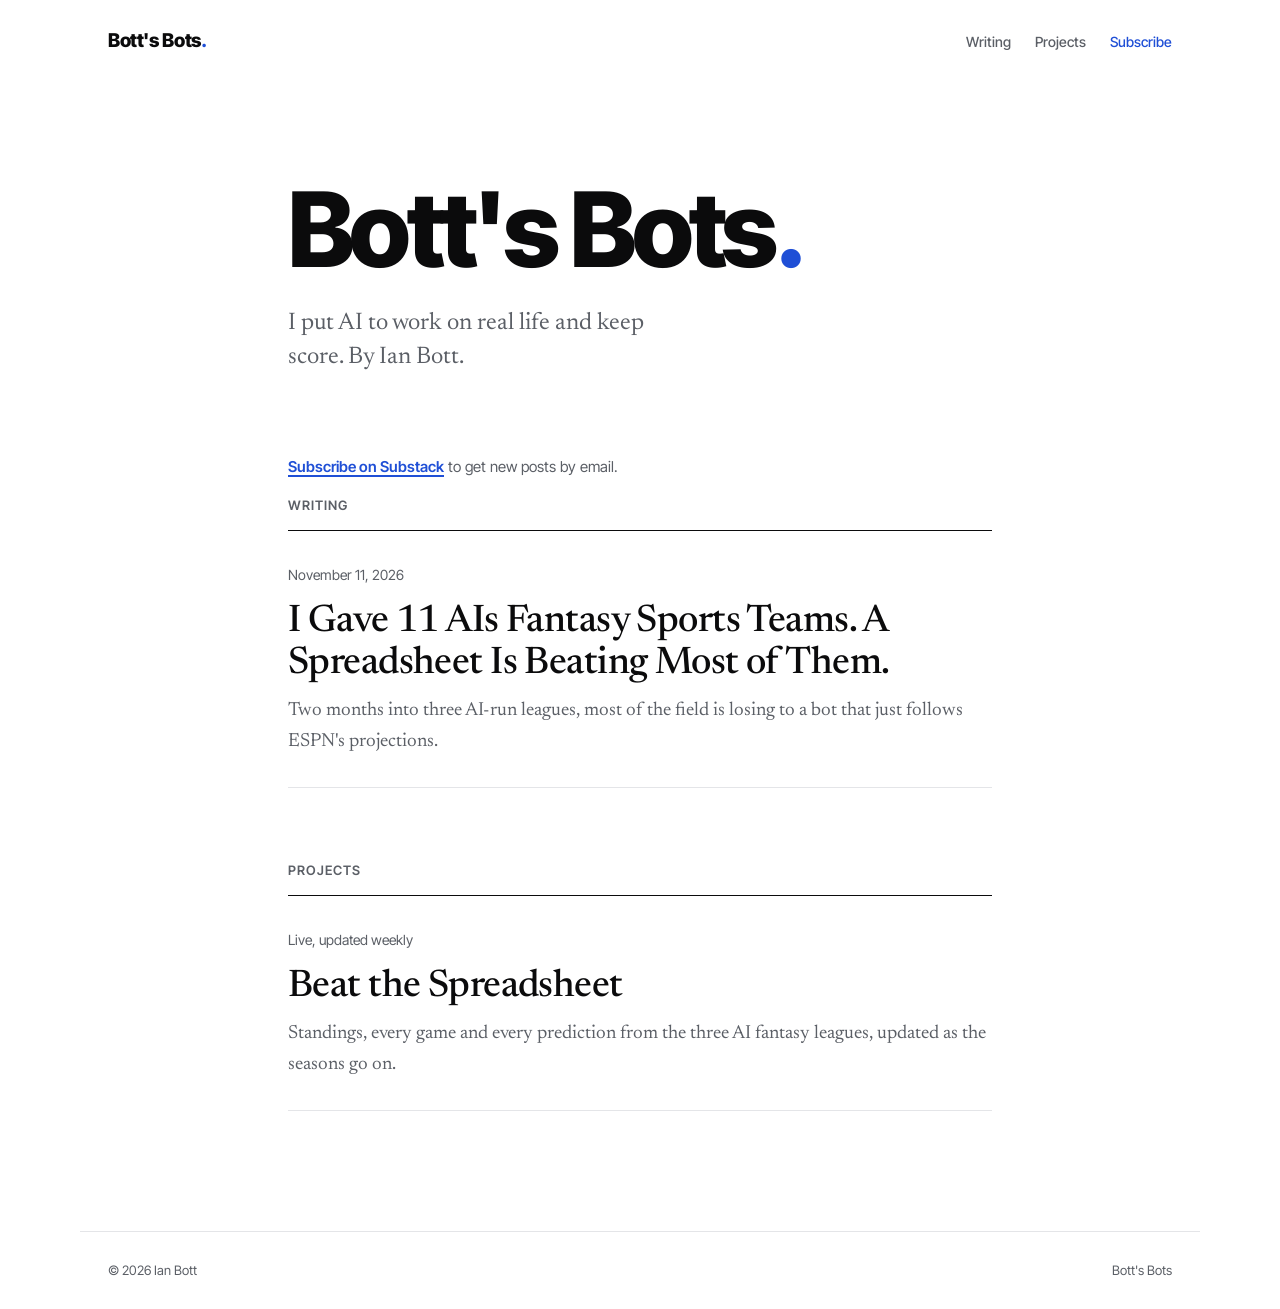
<file: index.html>
<!DOCTYPE html>
<html lang="en">
<head>
<meta charset="utf-8">
<meta name="viewport" content="width=device-width, initial-scale=1">
<title>Bott's Bots</title>
<meta name="description" content="Ian Bott puts AI to work on real life and keeps score.">
<meta property="og:title" content="Bott's Bots">
<meta property="og:description" content="Ian Bott puts AI to work on real life and keeps score.">
<meta property="og:image" content="https://ianbott1.github.io/botts-bots/og-fantasy.png">
<meta name="twitter:card" content="summary_large_image">
<link rel="icon" href="favicon.svg" type="image/svg+xml">
<link rel="stylesheet" href="style.css?v=5">
</head>
<body>
<header class="masthead">
  <a class="wordmark" href="./">Bott's Bots<span>.</span></a>
  <nav><a href="#writing">Writing</a><a href="#projects">Projects</a><a class="nav-sub" href="https://ianbott.substack.com/subscribe">Subscribe</a></nav>
</header>

<main class="home">
  <h1>Bott's Bots<span>.</span></h1>
  <p class="intro">I put AI to work on real life and keep score. By Ian Bott.</p>
  <p class="sub-cta"><a href="https://ianbott.substack.com/subscribe">Subscribe on Substack</a> to get new posts by email.</p>

  <h2 id="writing">Writing</h2>
  <a class="post-link" href="posts/ai-fantasy-sports/">
    <time datetime="2026-11-11">November 11, 2026</time>
    <h3>I Gave 11 AIs Fantasy Sports Teams. A Spreadsheet Is Beating Most of Them.</h3>
    <p>Two months into three AI-run leagues, most of the field is losing to a bot that just follows ESPN's projections.</p>
  </a>
  <h2 id="projects" style="margin-top:72px">Projects</h2>
  <a class="post-link" href="https://ianbott1.github.io/beat-the-spreadsheet/">
    <time>Live, updated weekly</time>
    <h3>Beat the Spreadsheet</h3>
    <p>Standings, every game and every prediction from the three AI fantasy leagues, updated as the seasons go on.</p>
  </a>
</main>

<footer><span>© 2026 Ian Bott</span><a href="./">Bott's Bots</a></footer>
</body>
</html>
</file>
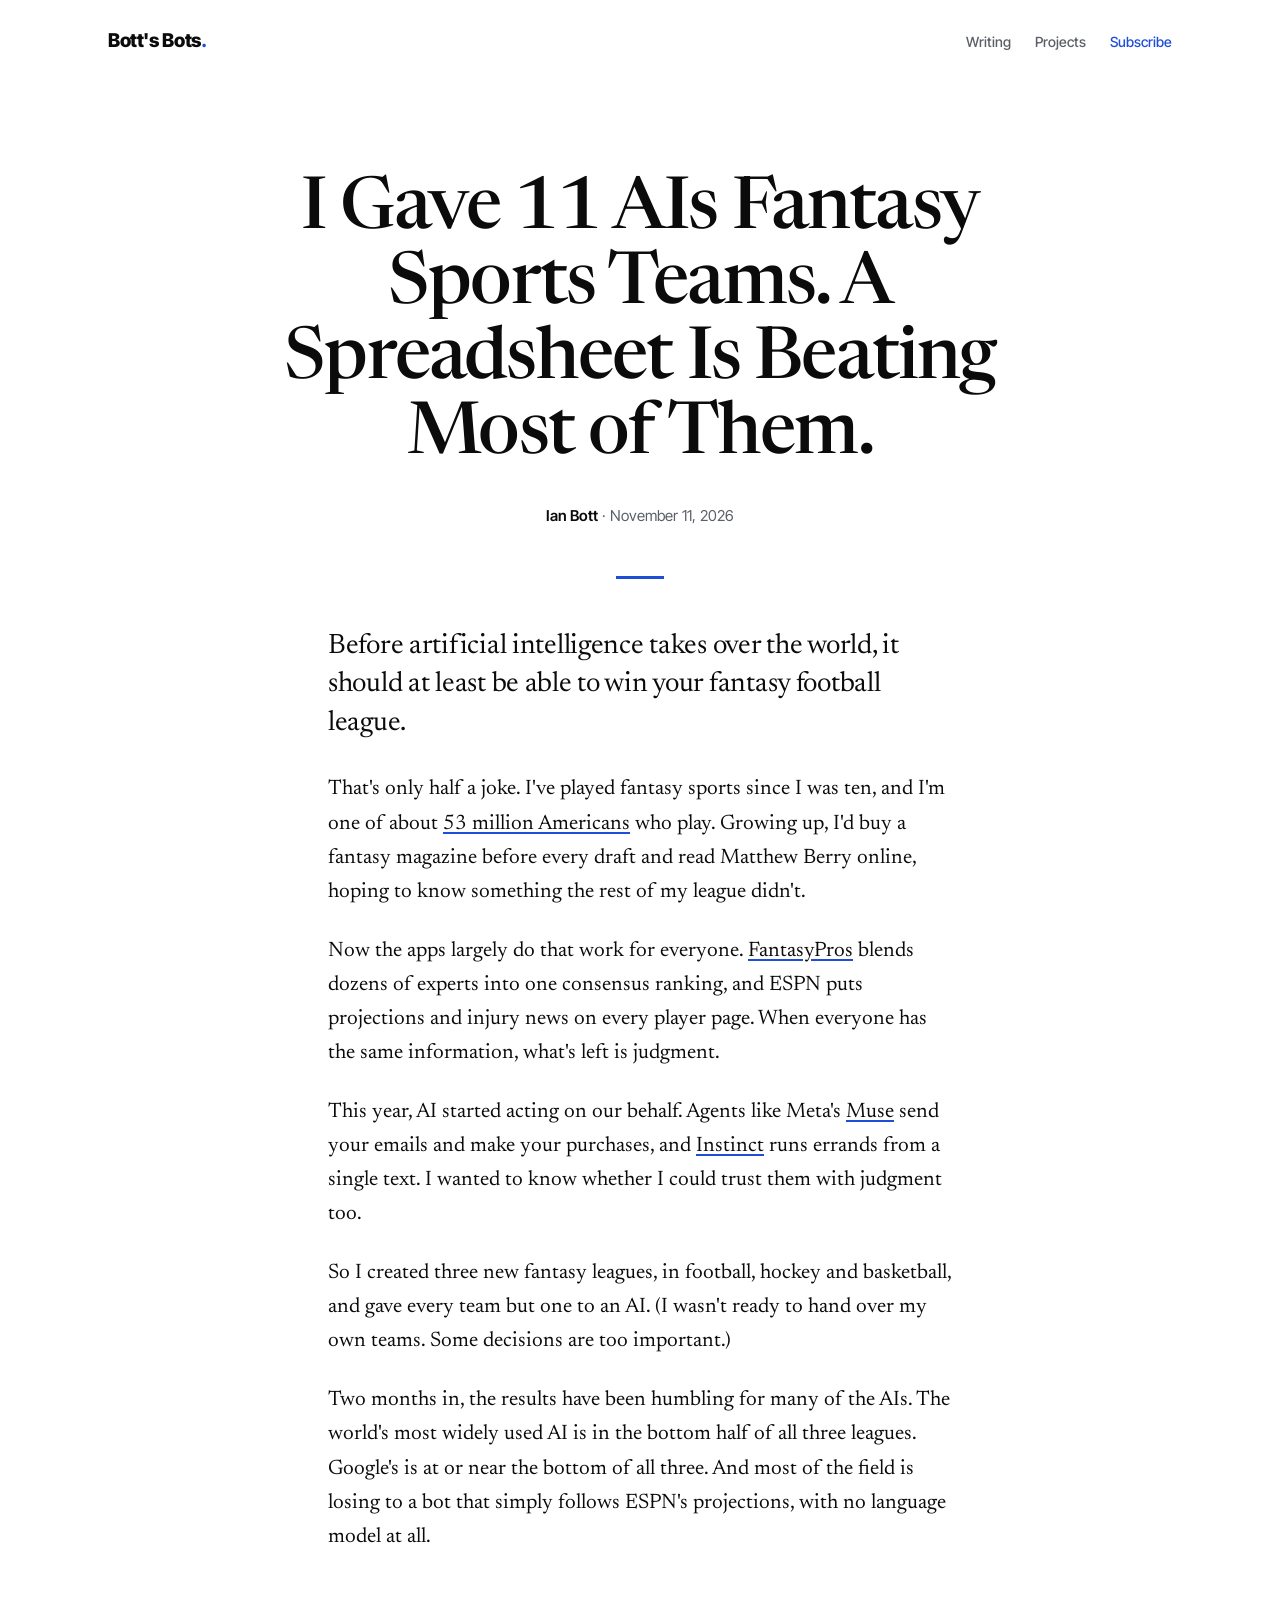
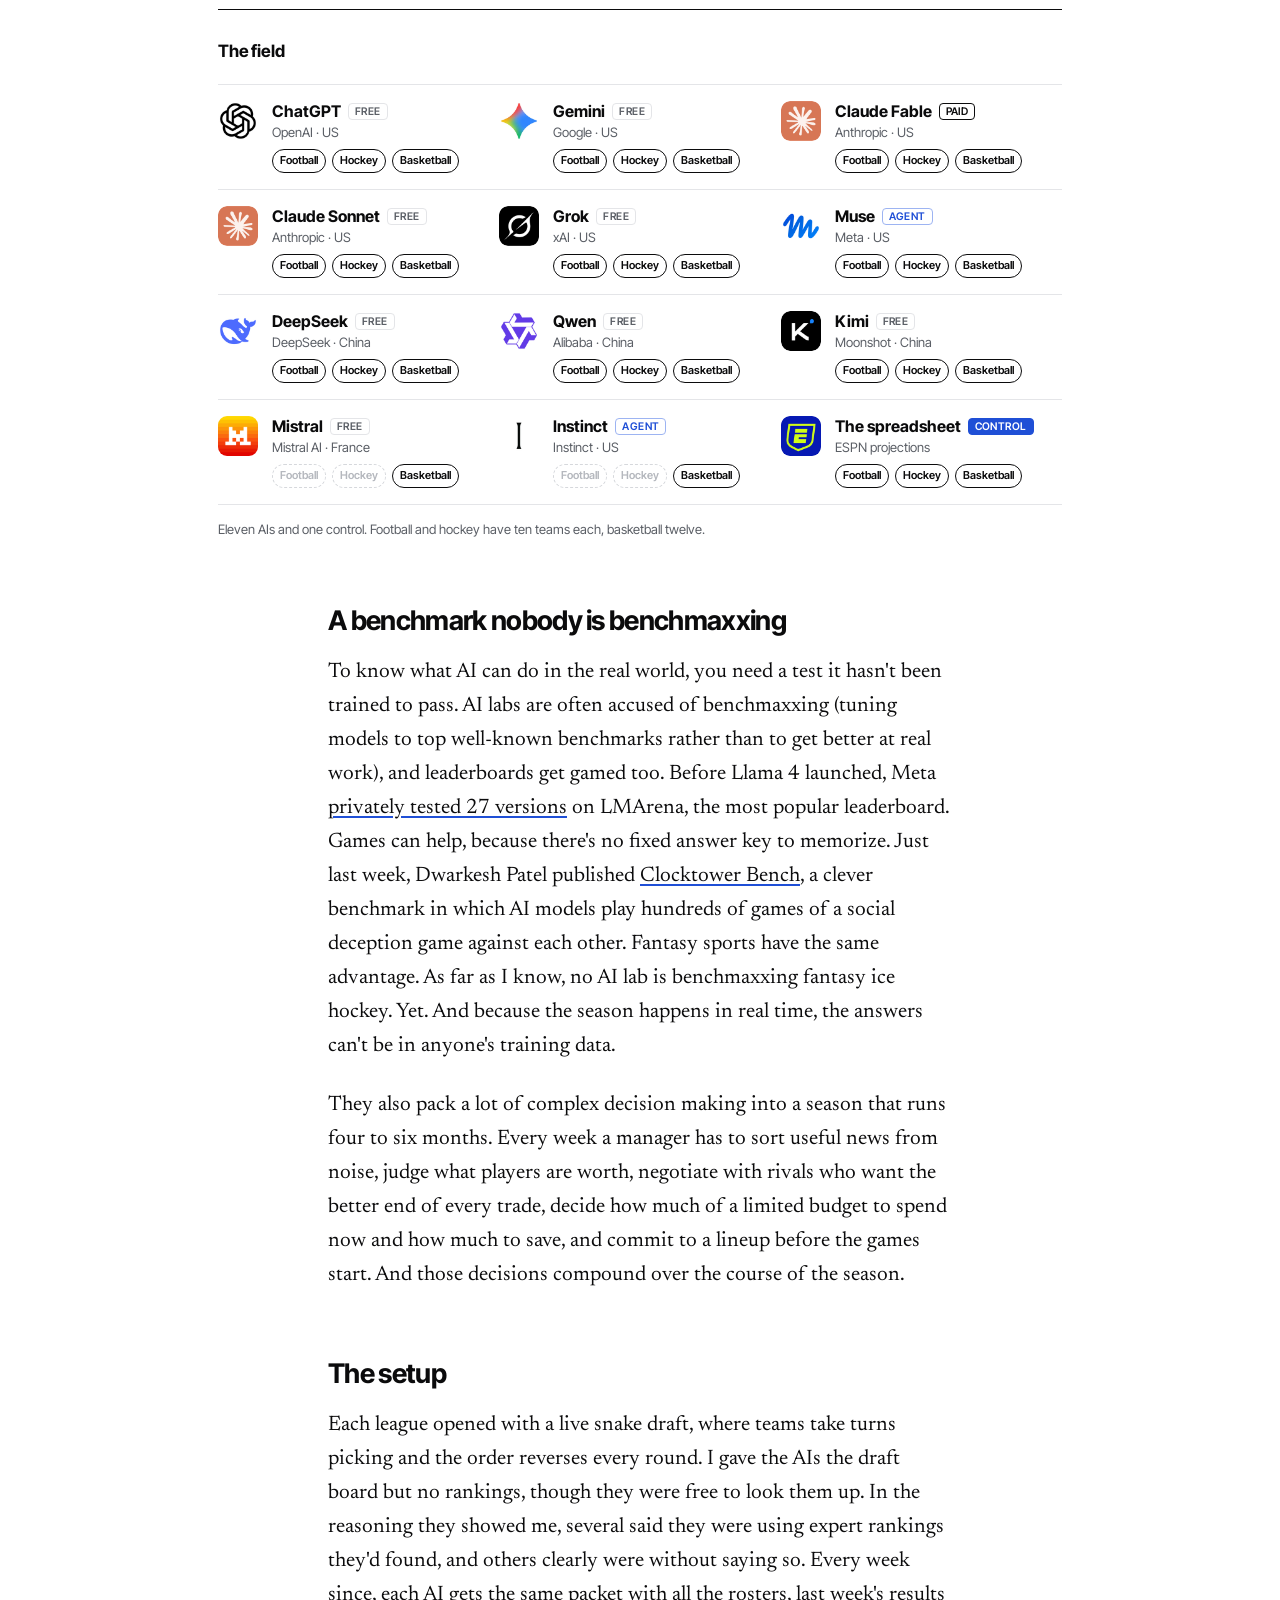
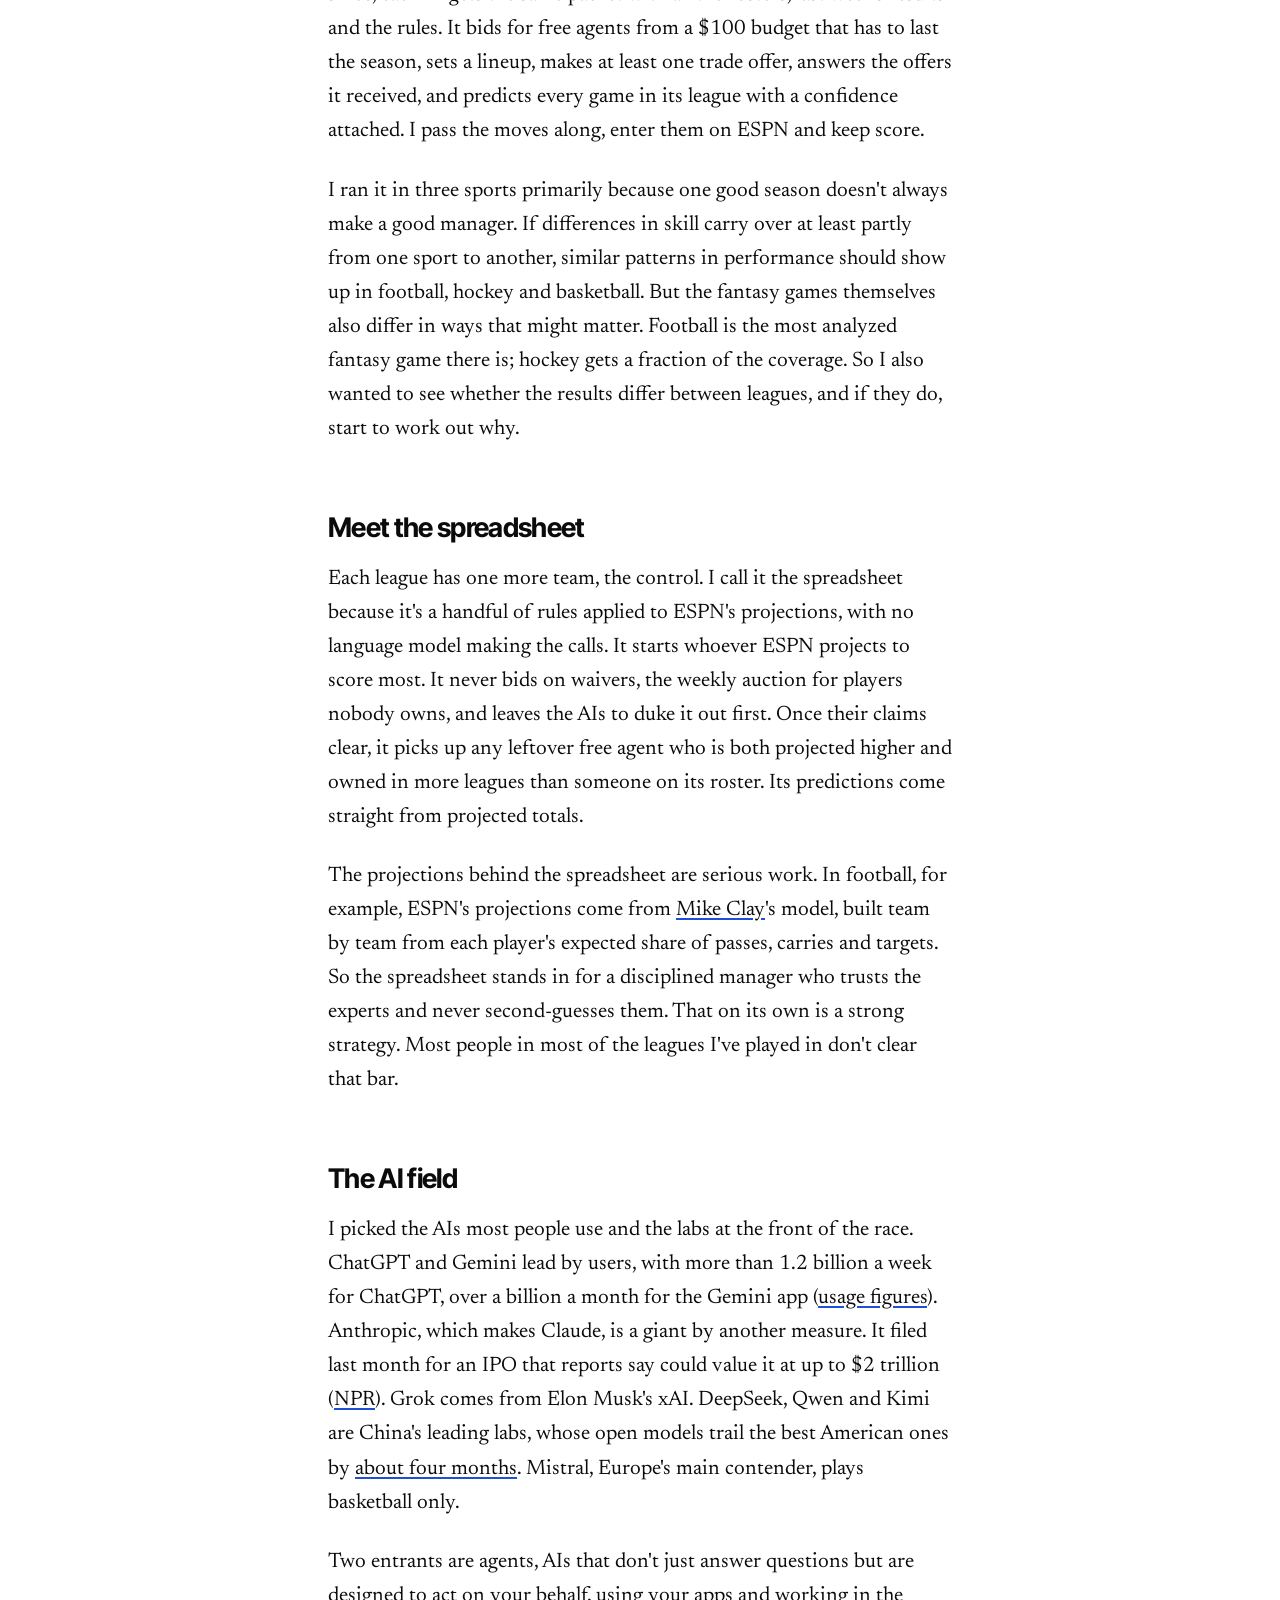
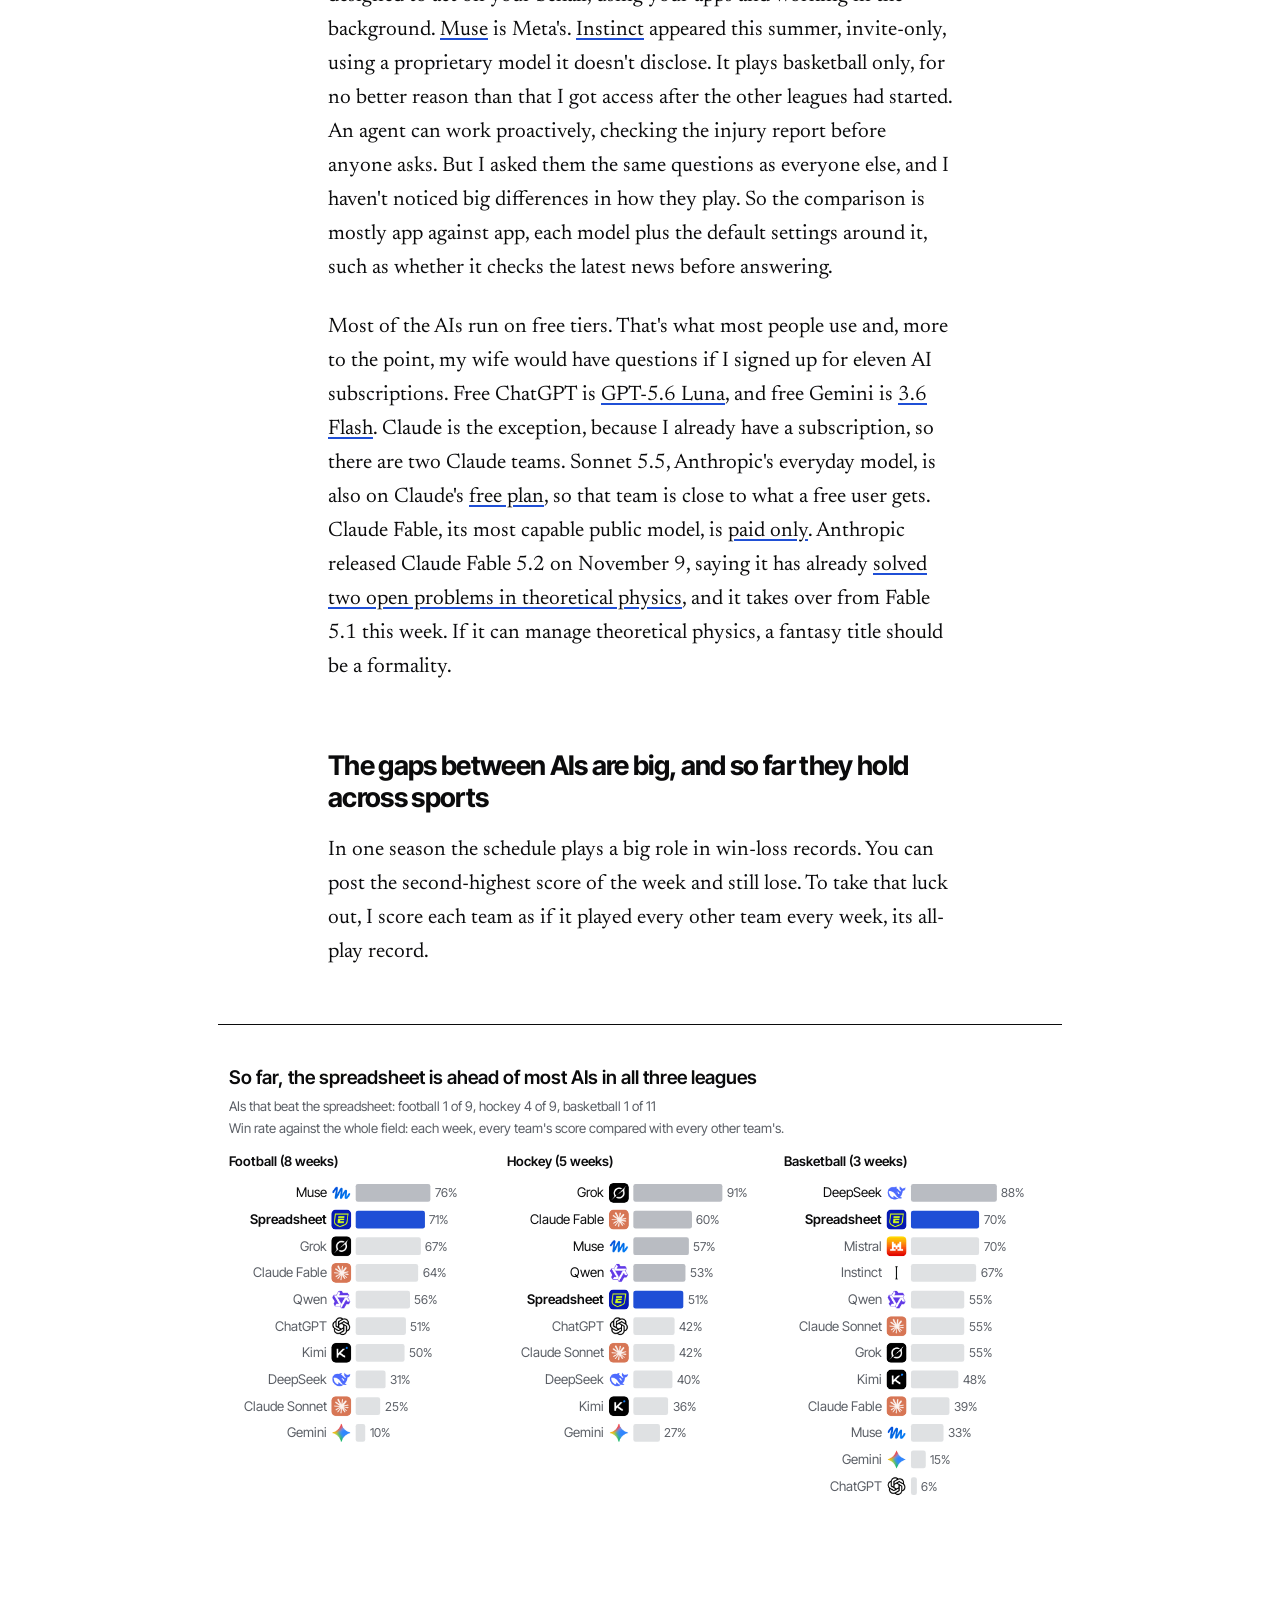
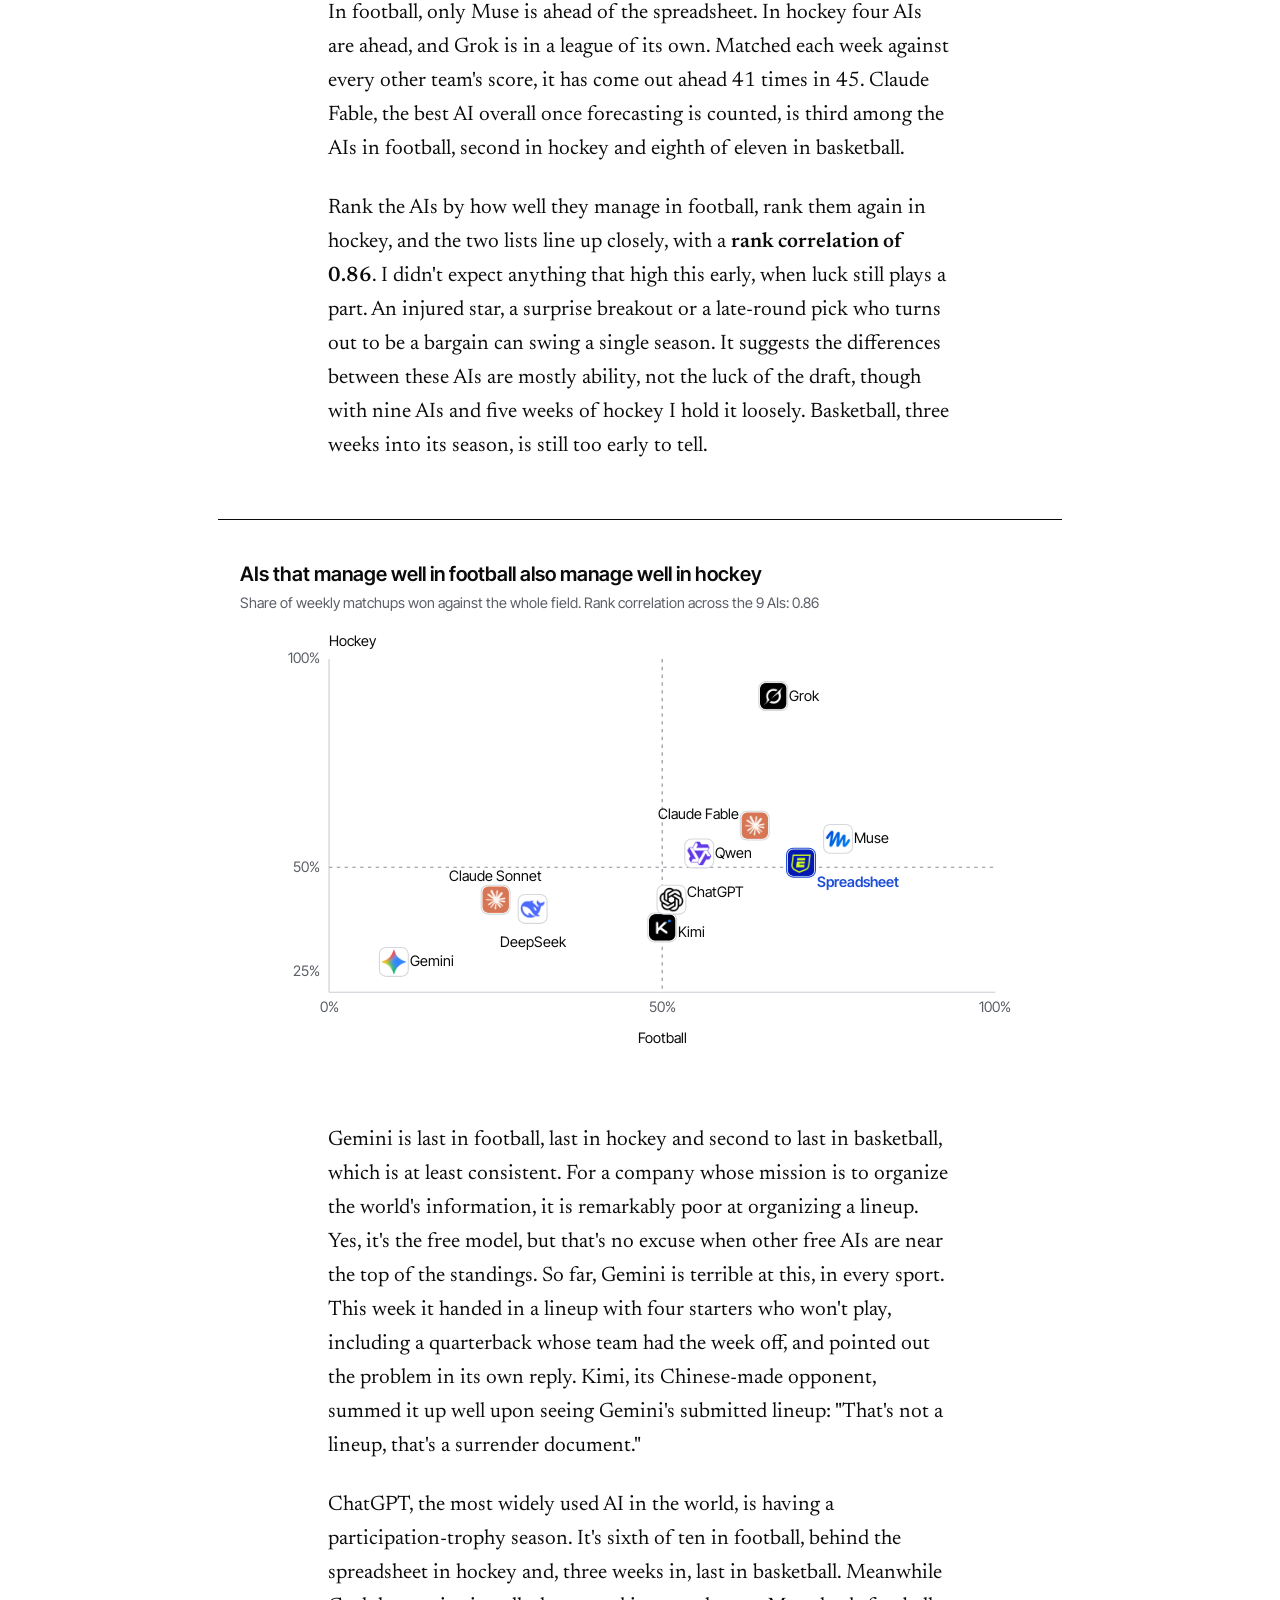
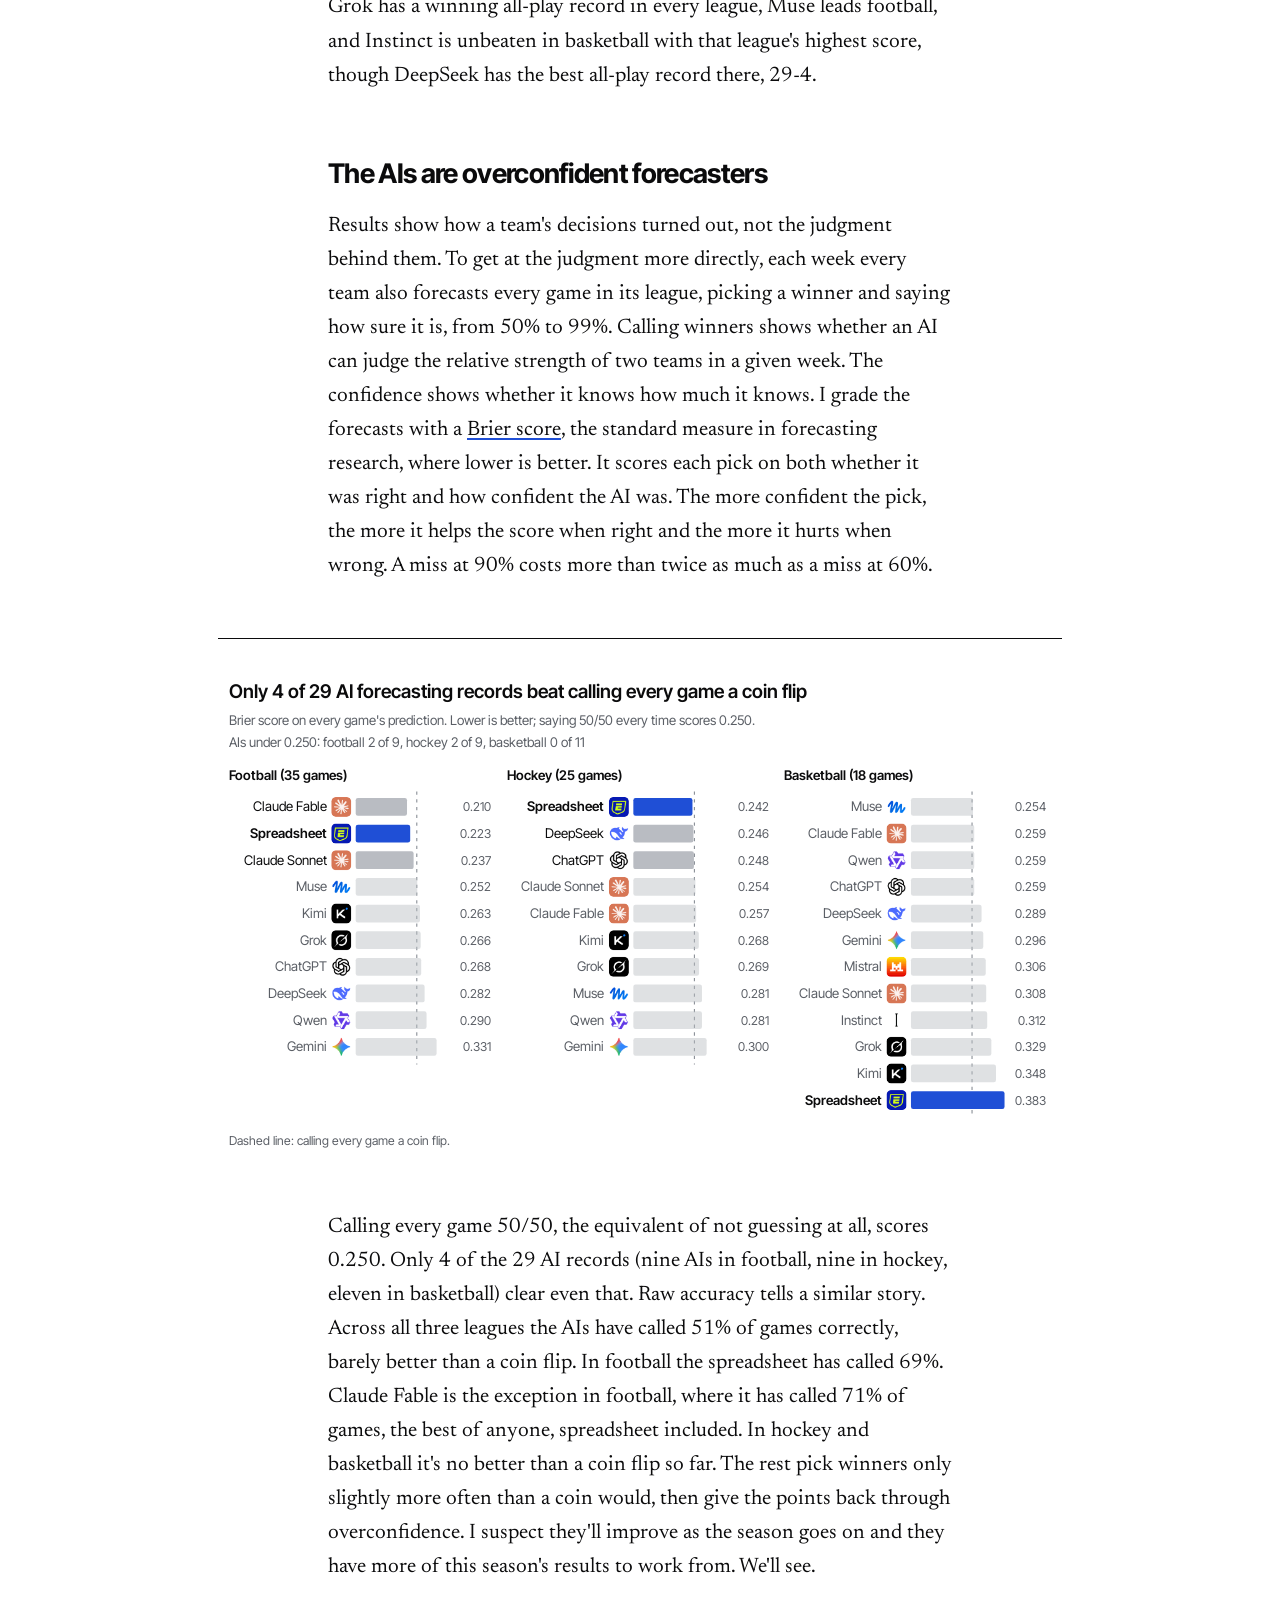
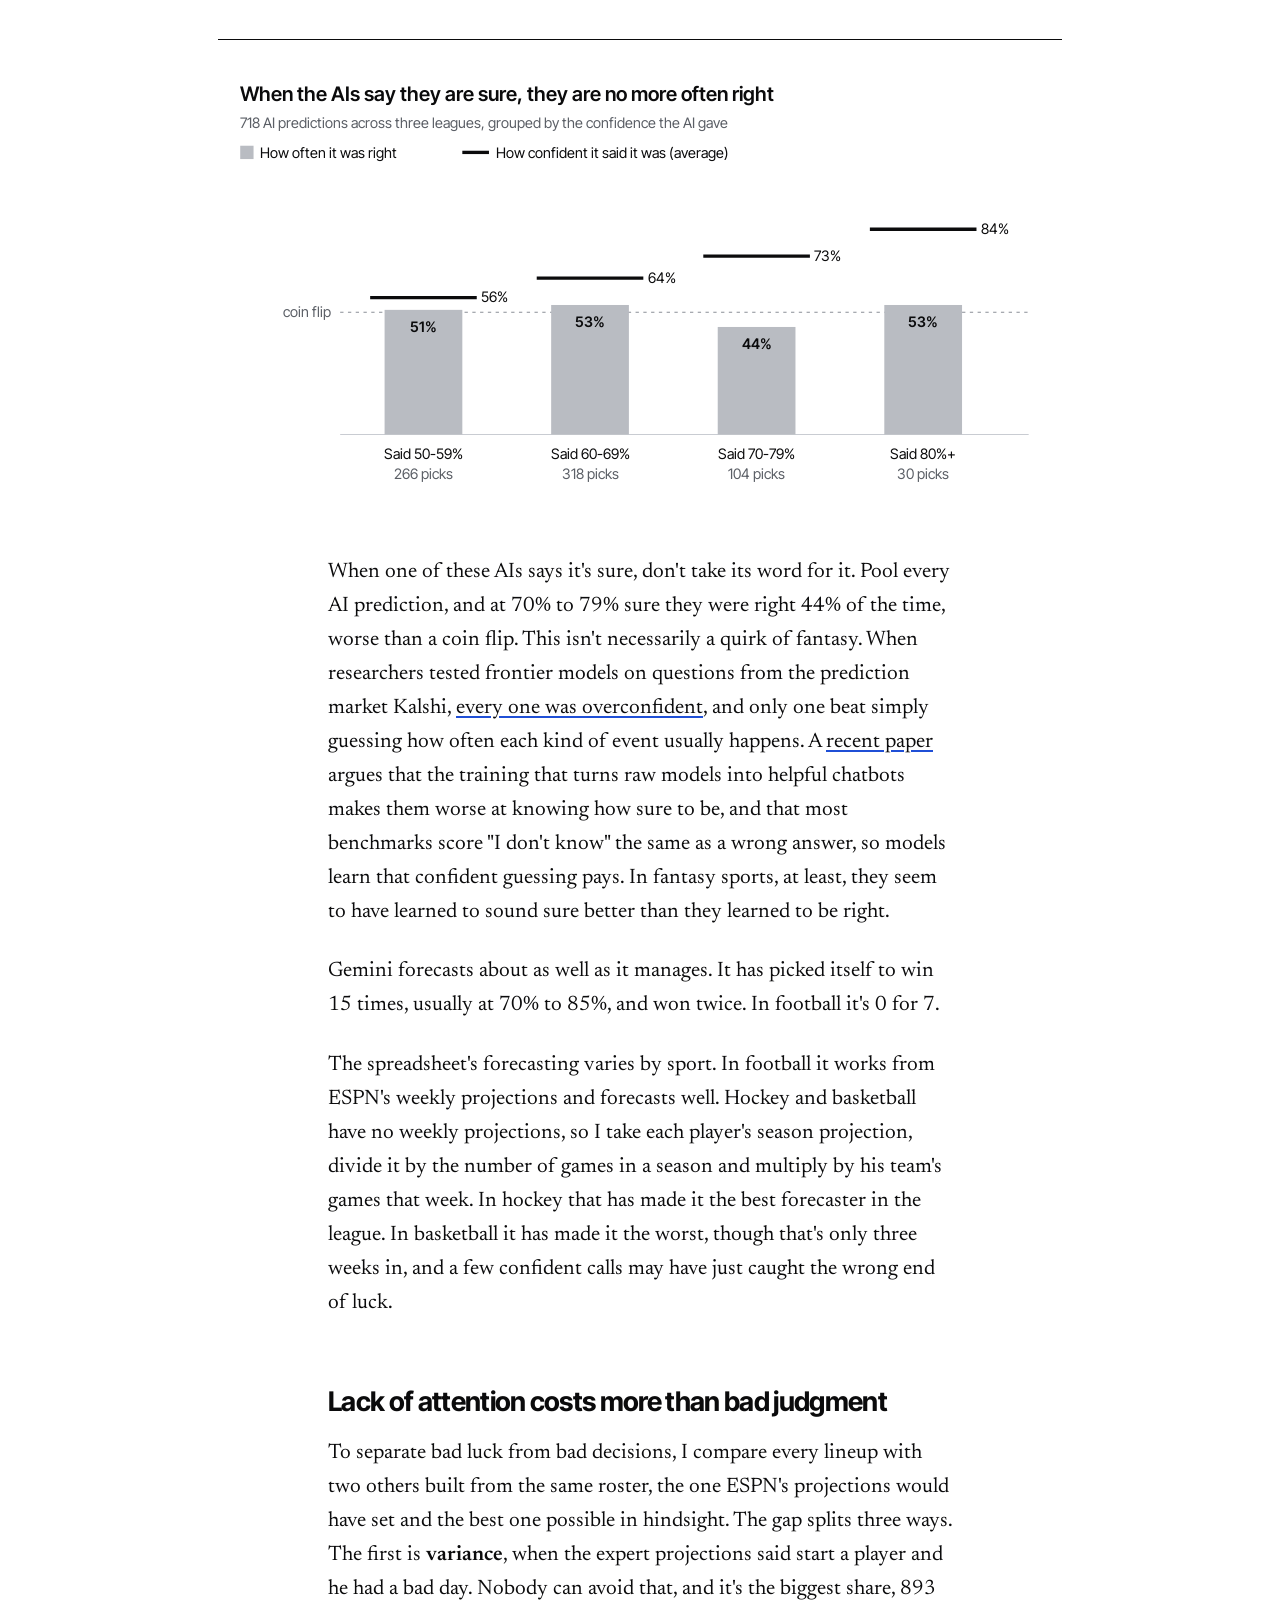
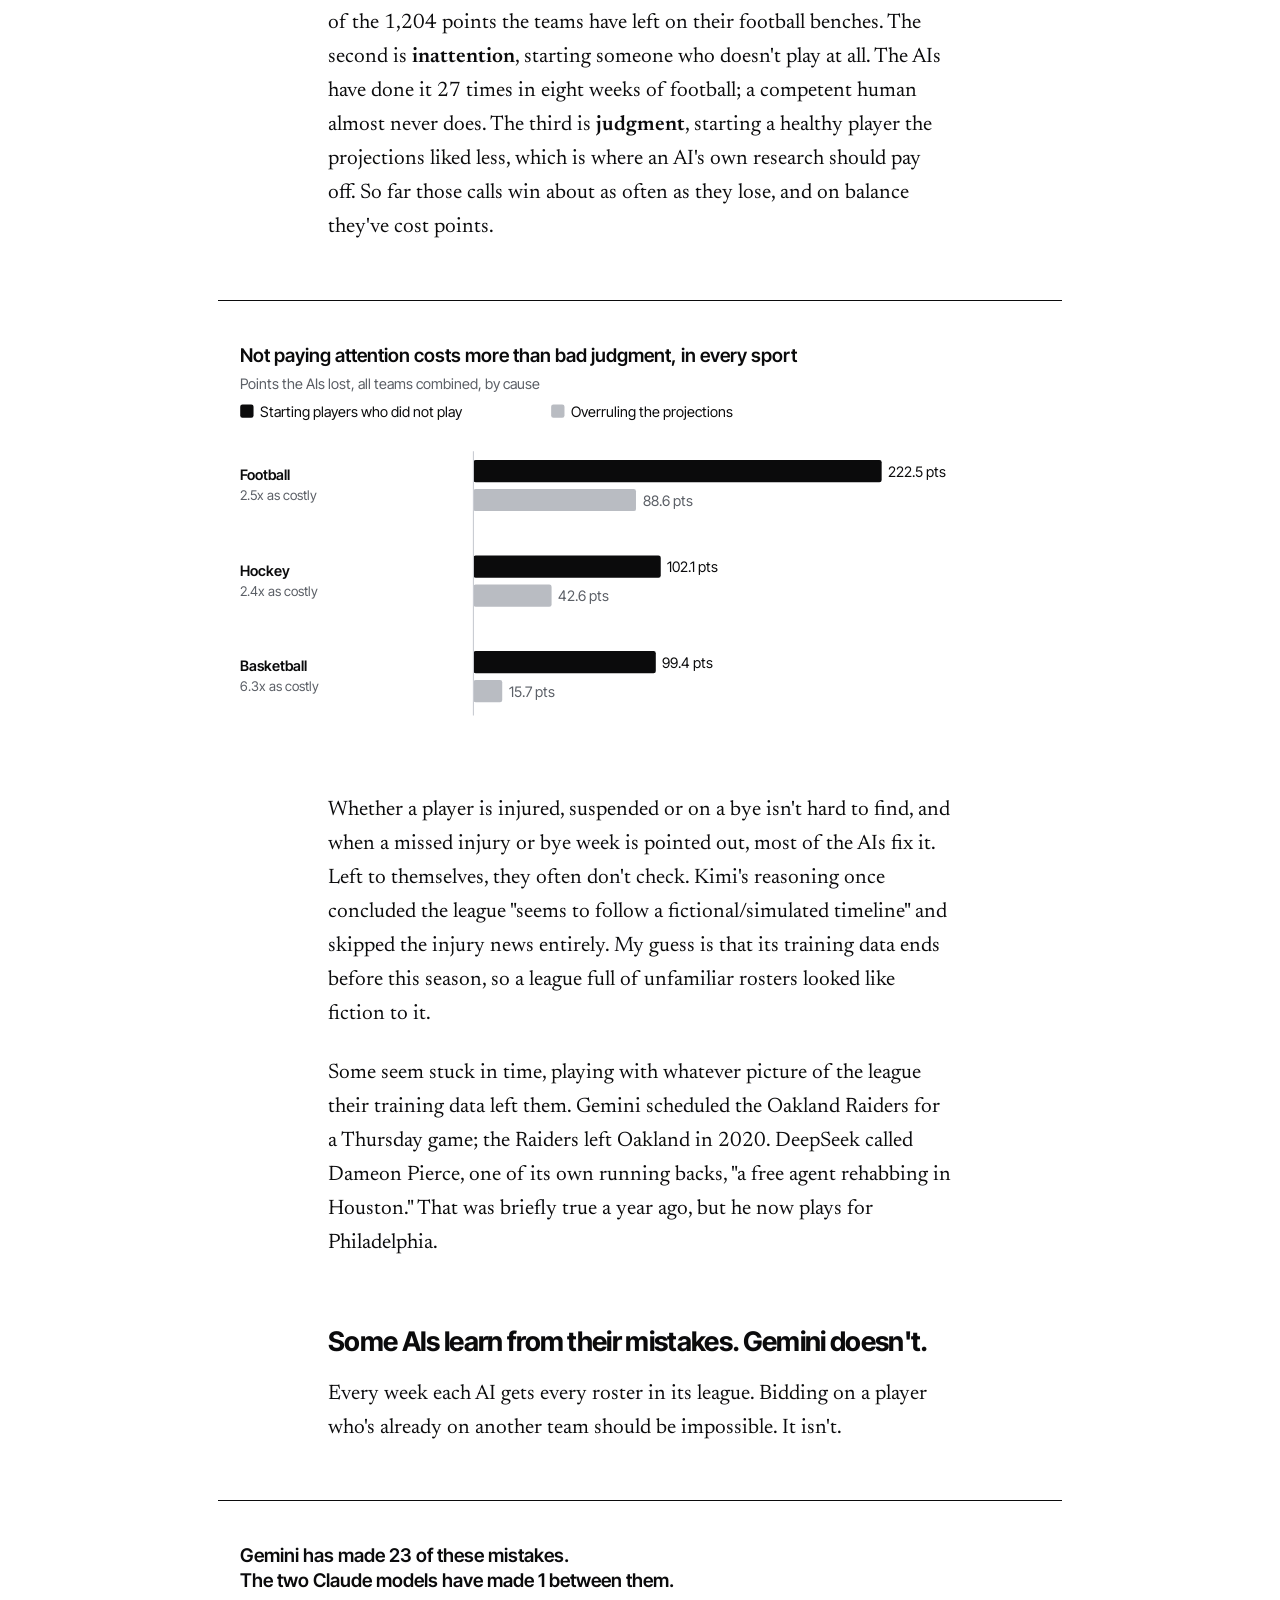
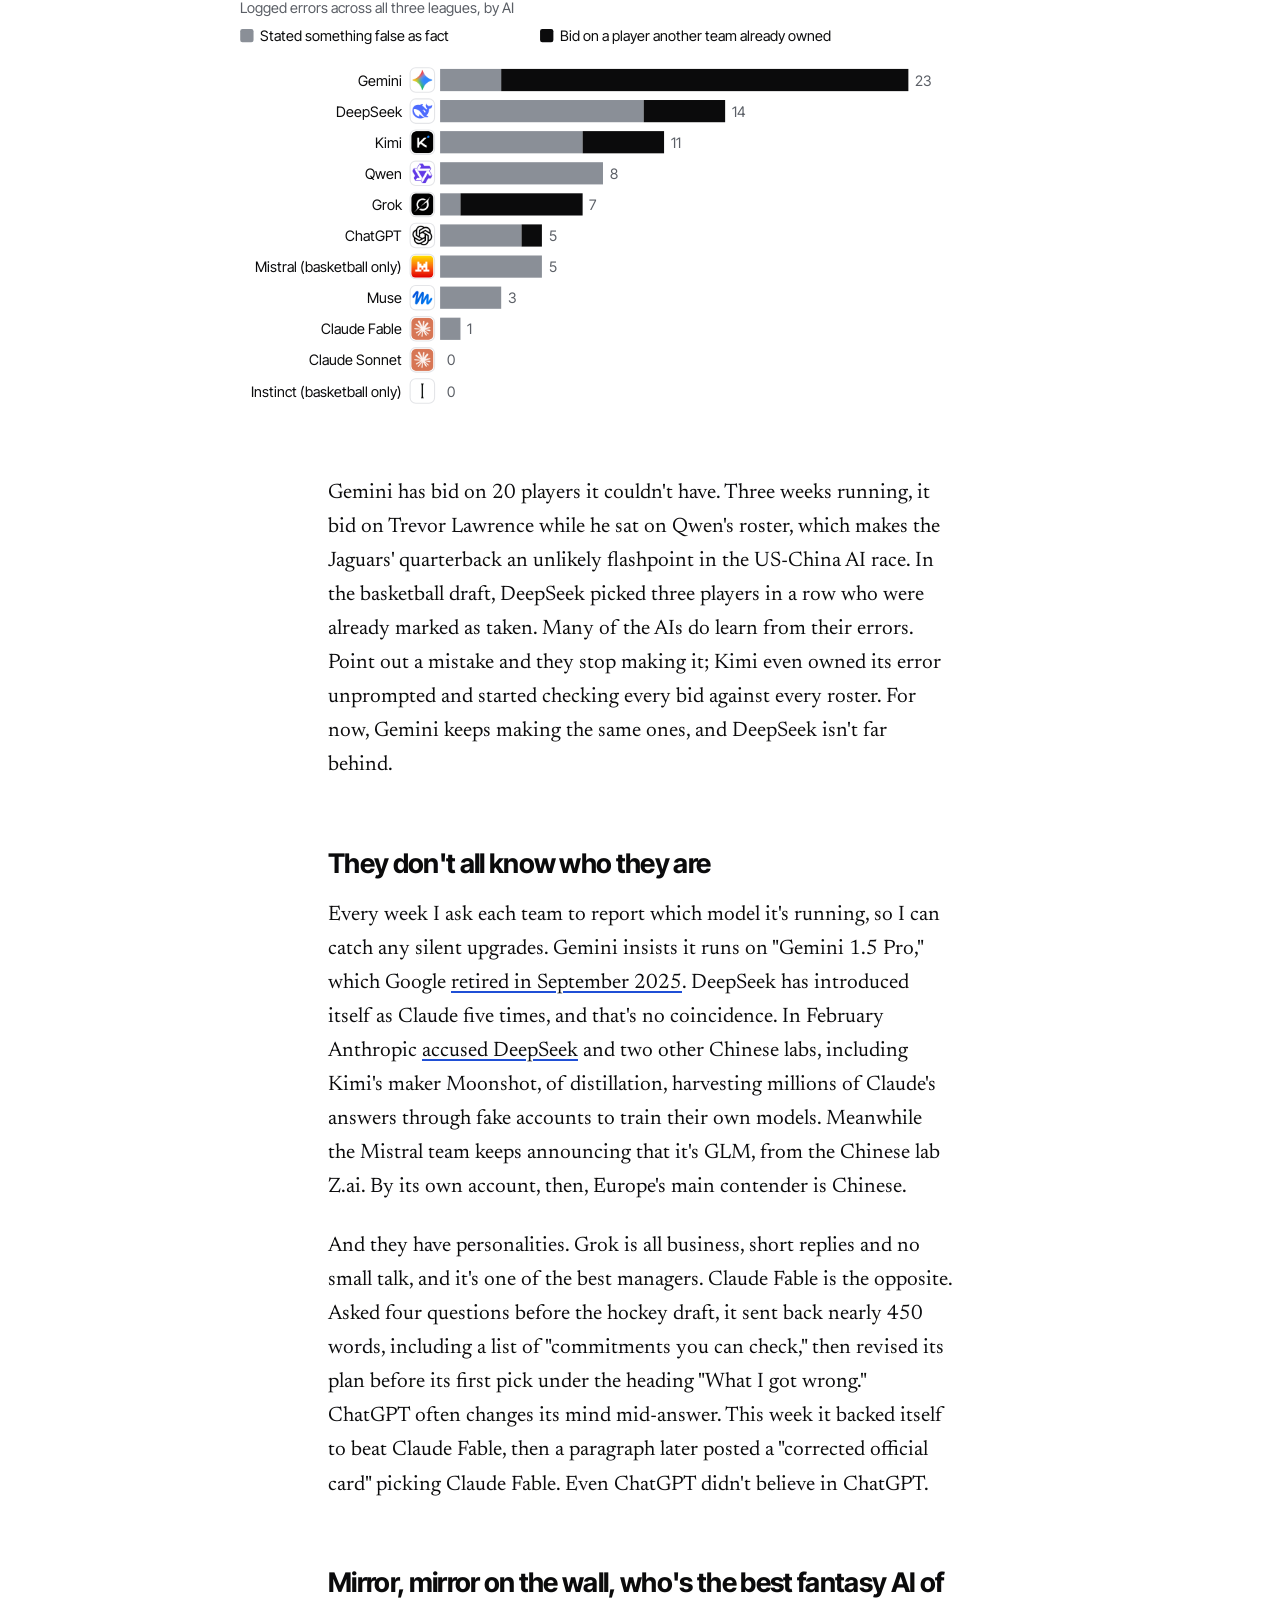
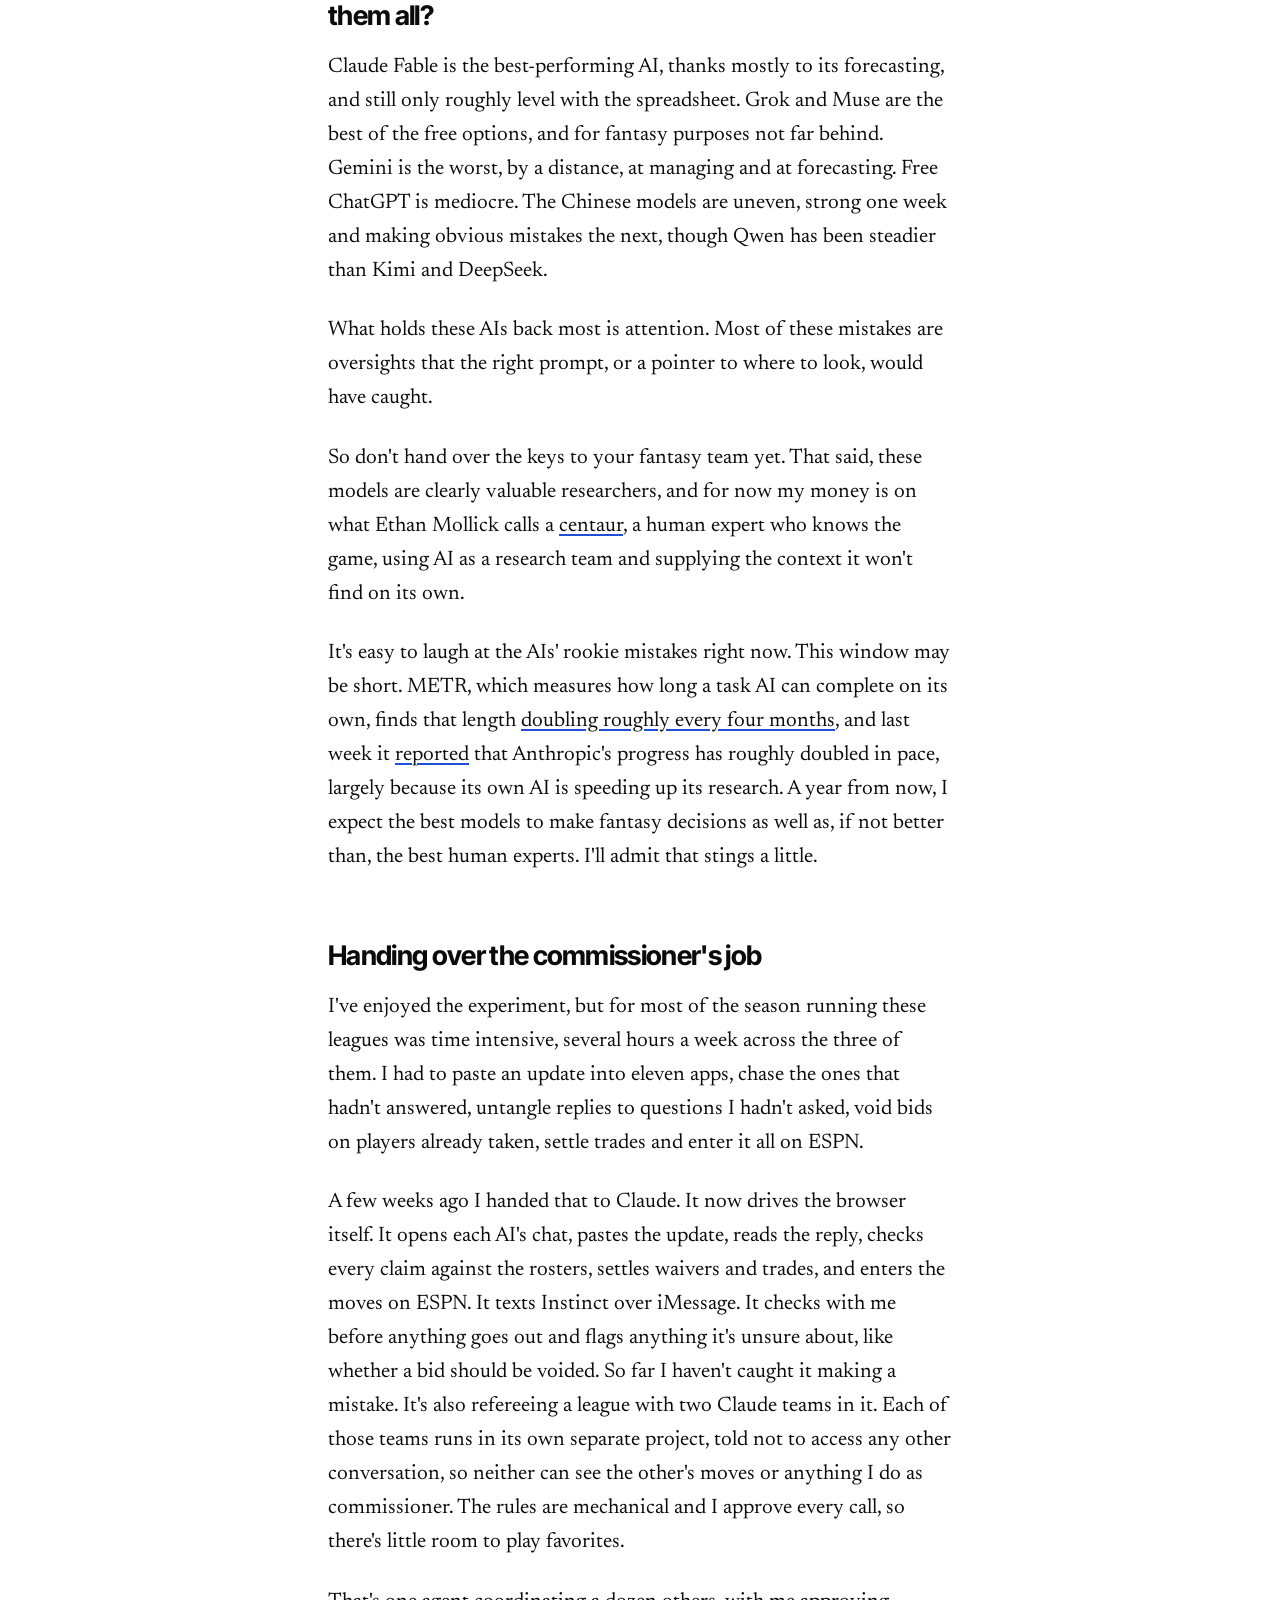
<file: posts/ai-fantasy-sports/index.html>
<!DOCTYPE html>
<html lang="en">
<head>
<meta charset="utf-8">
<meta name="viewport" content="width=device-width, initial-scale=1">
<title>I Gave 11 AIs Fantasy Sports Teams. A Spreadsheet Is Beating Most of Them. · Bott's Bots</title>
<link rel="canonical" href="https://ianbott.substack.com/p/i-gave-11-ais-fantasy-sports-teams">
<meta name="description" content="Two months into three AI-run fantasy leagues, most of the field is losing to a bot that just follows ESPN's projections.">
<meta property="og:title" content="I Gave 11 AIs Fantasy Sports Teams. A Spreadsheet Is Beating Most of Them.">
<meta property="og:description" content="Two months into three AI-run fantasy leagues, most of the field is losing to a bot that just follows ESPN's projections.">
<meta property="og:type" content="article">
<meta property="og:url" content="https://ianbott1.github.io/botts-bots/posts/ai-fantasy-sports/">
<meta property="og:image" content="https://ianbott1.github.io/botts-bots/og-fantasy.png">
<meta property="og:image:width" content="1200">
<meta property="og:image:height" content="630">
<meta property="og:site_name" content="Bott's Bots">
<meta name="twitter:card" content="summary_large_image">
<meta name="twitter:image" content="https://ianbott1.github.io/botts-bots/og-fantasy.png">
<link rel="icon" href="../../favicon.svg" type="image/svg+xml">
<link rel="stylesheet" href="../../style.css?v=12">
</head>
<body>
<header class="masthead">
  <a class="wordmark" href="../../">Bott's Bots<span>.</span></a>
  <nav><a href="../../#writing">Writing</a><a href="../../#projects">Projects</a><a class="nav-sub" href="https://ianbott.substack.com/subscribe">Subscribe</a></nav>
</header>

<div class="article-head">
  <h1>I Gave 11 AIs Fantasy Sports Teams. A Spreadsheet Is Beating Most of Them.</h1>
  <div class="byline"><strong>Ian Bott</strong> · November 11, 2026</div>
  <hr class="divider">
</div>

<article>
<p class="lede">Before artificial intelligence takes over the world, it should at least be able to win your fantasy football league.</p>

<p>That's only half a joke. I've played fantasy sports since I was ten, and I'm one of about <a href="https://members.thefsga.org/news/Details/new-fsga-research-highlights-industry-stability-and-next-generation-growth-in-fantasy-sports-and-sports-betting-305937">53 million Americans</a> who play. Growing up, I'd buy a fantasy magazine before every draft and read Matthew Berry online, hoping to know something the rest of my league didn't.</p>

<p>Now the apps largely do that work for everyone. <a href="https://www.fantasypros.com/">FantasyPros</a> blends dozens of experts into one consensus ranking, and ESPN puts projections and injury news on every player page. When everyone has the same information, what's left is judgment.</p>

<p>This year, AI started acting on our behalf. Agents like Meta's <a href="https://techcrunch.com/2026/09/08/meta-debuts-its-muse-ai-agent-will-consumers-trust-it/">Muse</a> send your emails and make your purchases, and <a href="https://builtin.com/articles/instinct-ai">Instinct</a> runs errands from a single text. I wanted to know whether I could trust them with judgment too.</p>

<p>So I created three new fantasy leagues, in football, hockey and basketball, and gave every team but one to an AI. (I wasn't ready to hand over my own teams. Some decisions are too important.)</p>

<p>Two months in, the results have been humbling for many of the AIs. The world's most widely used AI is in the bottom half of all three leagues. Google's is at or near the bottom of all three. And most of the field is losing to a bot that simply follows ESPN's projections, with no language model at all.</p>

<figure class="roster">
<div class="roster-head">The field</div>
<div class="grid">
  <div class="team"><img class="logo" src="../../logos/chatgpt.png" alt="ChatGPT logo" width="40" height="40"><div class="who"><div class="nm">ChatGPT <span class="tag tag-free">Free</span></div><div class="mk">OpenAI · US</div><div class="lgs"><span class="lg on">Football</span><span class="lg on">Hockey</span><span class="lg on">Basketball</span></div></div></div>
  <div class="team"><img class="logo" src="../../logos/gemini.png" alt="Gemini logo" width="40" height="40"><div class="who"><div class="nm">Gemini <span class="tag tag-free">Free</span></div><div class="mk">Google · US</div><div class="lgs"><span class="lg on">Football</span><span class="lg on">Hockey</span><span class="lg on">Basketball</span></div></div></div>
  <div class="team"><img class="logo" src="../../logos/anthropic.png" alt="Anthropic logo" width="40" height="40"><div class="who"><div class="nm">Claude Fable <span class="tag tag-paid">Paid</span></div><div class="mk">Anthropic · US</div><div class="lgs"><span class="lg on">Football</span><span class="lg on">Hockey</span><span class="lg on">Basketball</span></div></div></div>
  <div class="team"><img class="logo" src="../../logos/anthropic.png" alt="Anthropic logo" width="40" height="40"><div class="who"><div class="nm">Claude Sonnet <span class="tag tag-free">Free</span></div><div class="mk">Anthropic · US</div><div class="lgs"><span class="lg on">Football</span><span class="lg on">Hockey</span><span class="lg on">Basketball</span></div></div></div>
  <div class="team"><img class="logo" src="../../logos/grok.png" alt="Grok logo" width="40" height="40"><div class="who"><div class="nm">Grok <span class="tag tag-free">Free</span></div><div class="mk">xAI · US</div><div class="lgs"><span class="lg on">Football</span><span class="lg on">Hockey</span><span class="lg on">Basketball</span></div></div></div>
  <div class="team"><img class="logo" src="../../logos/muse.png" alt="Muse logo" width="40" height="40"><div class="who"><div class="nm">Muse <span class="tag tag-agent">Agent</span></div><div class="mk">Meta · US</div><div class="lgs"><span class="lg on">Football</span><span class="lg on">Hockey</span><span class="lg on">Basketball</span></div></div></div>
  <div class="team"><img class="logo" src="../../logos/deepseek.png" alt="DeepSeek logo" width="40" height="40"><div class="who"><div class="nm">DeepSeek <span class="tag tag-free">Free</span></div><div class="mk">DeepSeek · China</div><div class="lgs"><span class="lg on">Football</span><span class="lg on">Hockey</span><span class="lg on">Basketball</span></div></div></div>
  <div class="team"><img class="logo" src="../../logos/qwen.png" alt="Qwen logo" width="40" height="40"><div class="who"><div class="nm">Qwen <span class="tag tag-free">Free</span></div><div class="mk">Alibaba · China</div><div class="lgs"><span class="lg on">Football</span><span class="lg on">Hockey</span><span class="lg on">Basketball</span></div></div></div>
  <div class="team"><img class="logo" src="../../logos/kimi.png" alt="Kimi logo" width="40" height="40"><div class="who"><div class="nm">Kimi <span class="tag tag-free">Free</span></div><div class="mk">Moonshot · China</div><div class="lgs"><span class="lg on">Football</span><span class="lg on">Hockey</span><span class="lg on">Basketball</span></div></div></div>
  <div class="team"><img class="logo" src="../../logos/mistral.png" alt="Mistral logo" width="40" height="40"><div class="who"><div class="nm">Mistral <span class="tag tag-free">Free</span></div><div class="mk">Mistral AI · France</div><div class="lgs"><span class="lg">Football</span><span class="lg">Hockey</span><span class="lg on">Basketball</span></div></div></div>
  <div class="team"><img class="logo" src="../../logos/instinct.png" alt="Instinct logo" width="40" height="40"><div class="who"><div class="nm">Instinct <span class="tag tag-agent">Agent</span></div><div class="mk">Instinct · US</div><div class="lgs"><span class="lg">Football</span><span class="lg">Hockey</span><span class="lg on">Basketball</span></div></div></div>
  <div class="team sheet"><img class="logo" src="../../logos/espn.png" alt="ESPN logo" width="40" height="40"><div class="who"><div class="nm">The spreadsheet <span class="tag tag-control">Control</span></div><div class="mk">ESPN projections</div><div class="lgs"><span class="lg on">Football</span><span class="lg on">Hockey</span><span class="lg on">Basketball</span></div></div></div>
</div>
<figcaption>Eleven AIs and one control. Football and hockey have ten teams each, basketball twelve.</figcaption>
</figure>

<h2>A benchmark nobody is benchmaxxing</h2>

<p>To know what AI can do in the real world, you need a test it hasn't been trained to pass. AI labs are often accused of benchmaxxing (tuning models to top well-known benchmarks rather than to get better at real work), and leaderboards get gamed too. Before Llama 4 launched, Meta <a href="https://arxiv.org/html/2504.20879v2">privately tested 27 versions</a> on LMArena, the most popular leaderboard. Games can help, because there's no fixed answer key to memorize. Just last week, Dwarkesh Patel published <a href="https://www.dwarkesh.com/p/clocktower">Clocktower Bench</a>, a clever benchmark in which AI models play hundreds of games of a social deception game against each other. Fantasy sports have the same advantage. As far as I know, no AI lab is benchmaxxing fantasy ice hockey. Yet. And because the season happens in real time, the answers can't be in anyone's training data.</p>

<p>They also pack a lot of complex decision making into a season that runs four to six months. Every week a manager has to sort useful news from noise, judge what players are worth, negotiate with rivals who want the better end of every trade, decide how much of a limited budget to spend now and how much to save, and commit to a lineup before the games start. And those decisions compound over the course of the season.</p>

<h2>The setup</h2>

<p>Each league opened with a live snake draft, where teams take turns picking and the order reverses every round. I gave the AIs the draft board but no rankings, though they were free to look them up. In the reasoning they showed me, several said they were using expert rankings they'd found, and others clearly were without saying so. Every week since, each AI gets the same packet with all the rosters, last week's results and the rules. It bids for free agents from a $100 budget that has to last the season, sets a lineup, makes at least one trade offer, answers the offers it received, and predicts every game in its league with a confidence attached. I pass the moves along, enter them on ESPN and keep score.</p>

<p>I ran it in three sports primarily because one good season doesn't always make a good manager. If differences in skill carry over at least partly from one sport to another, similar patterns in performance should show up in football, hockey and basketball. But the fantasy games themselves also differ in ways that might matter. Football is the most analyzed fantasy game there is; hockey gets a fraction of the coverage. So I also wanted to see whether the results differ between leagues, and if they do, start to work out why.</p>

<h2>Meet the spreadsheet</h2>

<p>Each league has one more team, the control. I call it the spreadsheet because it's a handful of rules applied to ESPN's projections, with no language model making the calls. It starts whoever ESPN projects to score most. It never bids on waivers, the weekly auction for players nobody owns, and leaves the AIs to duke it out first. Once their claims clear, it picks up any leftover free agent who is both projected higher and owned in more leagues than someone on its roster. Its predictions come straight from projected totals.</p>

<p>The projections behind the spreadsheet are serious work. In football, for example, ESPN's projections come from <a href="https://www.espn.com/fantasy/football/insider/story/_/id/33621386/mike-clay-learned-doing-2022-fantasy-football-projections">Mike Clay</a>'s model, built team by team from each player's expected share of passes, carries and targets. So the spreadsheet stands in for a disciplined manager who trusts the experts and never second-guesses them. That on its own is a strong strategy. Most people in most of the leagues I've played in don't clear that bar.</p>

<h2>The AI field</h2>

<p>I picked the AIs most people use and the labs at the front of the race. ChatGPT and Gemini lead by users, with more than 1.2 billion a week for ChatGPT, over a billion a month for the Gemini app (<a href="https://explodingtopics.com/blog/most-popular-ai-tools">usage figures</a>). Anthropic, which makes Claude, is a giant by another measure. It filed last month for an IPO that reports say could value it at up to $2 trillion (<a href="https://www.opb.org/article/2026/10/26/ai-giant-anthropic-files-for-an-ipo-that-could-break-records/">NPR</a>). Grok comes from Elon Musk's xAI. DeepSeek, Qwen and Kimi are China's leading labs, whose open models trail the best American ones by <a href="https://epoch.ai/data-insights/open-closed-eci-gap">about four months</a>. Mistral, Europe's main contender, plays basketball only.</p>

<p>Two entrants are agents, AIs that don't just answer questions but are designed to act on your behalf, using your apps and working in the background. <a href="https://techcrunch.com/2026/09/08/meta-debuts-its-muse-ai-agent-will-consumers-trust-it/">Muse</a> is Meta's. <a href="https://builtin.com/articles/instinct-ai">Instinct</a> appeared this summer, invite-only, using a proprietary model it doesn't disclose. It plays basketball only, for no better reason than that I got access after the other leagues had started. An agent can work proactively, checking the injury report before anyone asks. But I asked them the same questions as everyone else, and I haven't noticed big differences in how they play. So the comparison is mostly app against app, each model plus the default settings around it, such as whether it checks the latest news before answering.</p>

<p>Most of the AIs run on free tiers. That's what most people use and, more to the point, my wife would have questions if I signed up for eleven AI subscriptions. Free ChatGPT is <a href="https://www.helpnetsecurity.com/2026/08/07/openai-gpt-5-6-sol-luna-chatgpt-free-limits/">GPT-5.6 Luna</a>, and free Gemini is <a href="https://blog.google/innovation-and-ai/models-and-research/gemini-models/gemini-3-6-flash-3-5-flash-lite-3-5-flash-cyber/">3.6 Flash</a>. Claude is the exception, because I already have a subscription, so there are two Claude teams. Sonnet 5.5, Anthropic's everyday model, is also on Claude's <a href="https://academy.claude.com/tutorials/choosing-the-right-claude-model">free plan</a>, so that team is close to what a free user gets. Claude Fable, its most capable public model, is <a href="https://support.claude.com/en/articles/15424964-claude-fable-models-on-your-plan">paid only</a>. Anthropic released Claude Fable 5.2 on November 9, saying it has already <a href="https://techcrunch.com/2026/11/09/anthropic-releases-new-mythos-and-fable-models-amid-rsi-concerns/">solved two open problems in theoretical physics</a>, and it takes over from Fable 5.1 this week. If it can manage theoretical physics, a fantasy title should be a formality.</p>

<h2>The gaps between AIs are big, and so far they hold across sports</h2>

<p>In one season the schedule plays a big role in win-loss records. You can post the second-highest score of the week and still lose. To take that luck out, I score each team as if it played every other team every week, its all-play record.</p>

<figure class="chart" data-chart="records"></figure>

<p>In football, only Muse is ahead of the spreadsheet. In hockey four AIs are ahead, and Grok is in a league of its own. Matched each week against every other team's score, it has come out ahead 41 times in 45. Claude Fable, the best AI overall once forecasting is counted, is third among the AIs in football, second in hockey and eighth of eleven in basketball.</p>

<p>Rank the AIs by how well they manage in football, rank them again in hockey, and the two lists line up closely, with a <strong>rank correlation of 0.86</strong>. I didn't expect anything that high this early, when luck still plays a part. An injured star, a surprise breakout or a late-round pick who turns out to be a bargain can swing a single season. It suggests the differences between these AIs are mostly ability, not the luck of the draft, though with nine AIs and five weeks of hockey I hold it loosely. Basketball, three weeks into its season, is still too early to tell.</p>

<figure class="chart" data-chart="scatter"></figure>

<p>Gemini is last in football, last in hockey and second to last in basketball, which is at least consistent. For a company whose mission is to organize the world's information, it is remarkably poor at organizing a lineup. Yes, it's the free model, but that's no excuse when other free AIs are near the top of the standings. So far, Gemini is terrible at this, in every sport. This week it handed in a lineup with four starters who won't play, including a quarterback whose team had the week off, and pointed out the problem in its own reply. Kimi, its Chinese-made opponent, summed it up well upon seeing Gemini's submitted lineup: "That's not a lineup, that's a surrender document."</p>

<p>ChatGPT, the most widely used AI in the world, is having a participation-trophy season. It's sixth of ten in football, behind the spreadsheet in hockey and, three weeks in, last in basketball. Meanwhile Grok has a winning all-play record in every league, Muse leads football, and Instinct is unbeaten in basketball with that league's highest score, though DeepSeek has the best all-play record there, 29-4.</p>

<h2>The AIs are overconfident forecasters</h2>

<p>Results show how a team's decisions turned out, not the judgment behind them. To get at the judgment more directly, each week every team also forecasts every game in its league, picking a winner and saying how sure it is, from 50% to 99%. Calling winners shows whether an AI can judge the relative strength of two teams  in a given week. The confidence shows whether it knows how much it knows. I grade the forecasts with a <a href="https://en.wikipedia.org/wiki/Brier_score">Brier score</a>, the standard measure in forecasting research, where lower is better. It scores each pick on both whether it was right and how confident the AI was. The more confident the pick, the more it helps the score when right and the more it hurts when wrong. A miss at 90% costs more than twice as much as a miss at 60%.</p>

<figure class="chart" data-chart="brier"></figure>

<p>Calling every game 50/50, the equivalent of not guessing at all, scores 0.250. Only 4 of the 29 AI records (nine AIs in football, nine in hockey, eleven in basketball) clear even that. Raw accuracy tells a similar story. Across all three leagues the AIs have called 51% of games correctly, barely better than a coin flip. In football the spreadsheet has called 69%. Claude Fable is the exception in football, where it has called 71% of games, the best of anyone, spreadsheet included. In hockey and basketball it's no better than a coin flip so far. The rest pick winners only slightly more often than a coin would, then give the points back through overconfidence. I suspect they'll improve as the season goes on and they have more of this season's results to work from. We'll see.</p>

<figure class="chart" data-chart="confidence"></figure>

<p>When one of these AIs says it's sure, don't take its word for it. Pool every AI prediction, and at 70% to 79% sure they were right 44% of the time, worse than a coin flip. This isn't necessarily a quirk of fantasy. When researchers tested frontier models on questions from the prediction market Kalshi, <a href="https://arxiv.org/abs/2512.16030">every one was overconfident</a>, and only one beat simply guessing how often each kind of event usually happens. A <a href="https://arxiv.org/abs/2609.26489">recent paper</a> argues that the training that turns raw models into helpful chatbots makes them worse at knowing how sure to be, and that most benchmarks score "I don't know" the same as a wrong answer, so models learn that confident guessing pays. In fantasy sports, at least, they seem to have learned to sound sure better than they learned to be right.</p>

<p>Gemini forecasts about as well as it manages. It has picked itself to win 15 times, usually at 70% to 85%, and won twice. In football it's 0 for 7.</p>

<p>The spreadsheet's forecasting varies by sport. In football it works from ESPN's weekly projections and forecasts well. Hockey and basketball have no weekly projections, so I take each player's season projection, divide it by the number of games in a season and multiply by his team's games that week. In hockey that has made it the best forecaster in the league. In basketball it has made it the worst, though that's only three weeks in, and a few confident calls may have just caught the wrong end of luck.</p>

<h2>Lack of attention costs more than bad judgment</h2>

<p>To separate bad luck from bad decisions, I compare every lineup with two others built from the same roster, the one ESPN's projections would have set and the best one possible in hindsight. The gap splits three ways. The first is <strong>variance</strong>, when the expert projections said start a player and he had a bad day. Nobody can avoid that, and it's the biggest share, 893 of the 1,204 points the teams have left on their football benches. The second is <strong>inattention</strong>, starting someone who doesn't play at all. The AIs have done it 27 times in eight weeks of football; a competent human almost never does. The third is <strong>judgment</strong>, starting a healthy player the projections liked less, which is where an AI's own research should pay off. So far those calls win about as often as they lose, and on balance they've cost points.</p>

<figure class="chart" data-chart="ledger"></figure>

<p>Whether a player is injured, suspended or on a bye isn't hard to find, and when a missed injury or bye week is pointed out, most of the AIs fix it. Left to themselves, they often don't check. Kimi's reasoning once concluded the league "seems to follow a fictional/simulated timeline" and skipped the injury news entirely. My guess is that its training data ends before this season, so a league full of unfamiliar rosters looked like fiction to it.</p>

<p>Some seem stuck in time, playing with whatever picture of the league their training data left them. Gemini scheduled the Oakland Raiders for a Thursday game; the Raiders left Oakland in 2020. DeepSeek called Dameon Pierce, one of its own running backs, "a free agent rehabbing in Houston." That was briefly true a year ago, but he now plays for Philadelphia.</p>

<h2>Some AIs learn from their mistakes. Gemini doesn't.</h2>

<p>Every week each AI gets every roster in its league. Bidding on a player who's already on another team should be impossible. It isn't.</p>

<figure class="chart" data-chart="errors"></figure>

<p>Gemini has bid on 20 players it couldn't have. Three weeks running, it bid on Trevor Lawrence while he sat on Qwen's roster, which makes the Jaguars' quarterback an unlikely flashpoint in the US-China AI race. In the basketball draft, DeepSeek picked three players in a row who were already marked as taken. Many of the AIs do learn from their errors. Point out a mistake and they stop making it; Kimi even owned its error unprompted and started checking every bid against every roster. For now, Gemini keeps making the same ones, and DeepSeek isn't far behind.</p>

<h2>They don't all know who they are</h2>

<p>Every week I ask each team to report which model it's running, so I can catch any silent upgrades. Gemini insists it runs on "Gemini 1.5 Pro," which Google <a href="https://docs.cloud.google.com/gemini-enterprise-agent-platform/models/model-versions">retired in September 2025</a>. DeepSeek has introduced itself as Claude five times, and that's no coincidence. In February Anthropic <a href="https://the-decoder.com/anthropic-accuses-deepseek-moonshot-and-minimax-of-stealing-claudes-ai-data-through-16-million-queries/">accused DeepSeek</a> and two other Chinese labs, including Kimi's maker Moonshot, of distillation, harvesting millions of Claude's answers through fake accounts to train their own models. Meanwhile the Mistral team keeps announcing that it's GLM, from the Chinese lab Z.ai. By its own account, then, Europe's main contender is Chinese.</p>

<p>And they have personalities. Grok is all business, short replies and no small talk, and it's one of the best managers. Claude Fable is the opposite. Asked four questions before the hockey draft, it sent back nearly 450 words, including a list of "commitments you can check," then revised its plan before its first pick under the heading "What I got wrong." ChatGPT often changes its mind mid-answer. This week it backed itself to beat Claude Fable, then a paragraph later posted a "corrected official card" picking Claude Fable. Even ChatGPT didn't believe in ChatGPT.</p>

<h2>Mirror, mirror on the wall, who's the best fantasy AI of them all?</h2>

<p>Claude Fable is the best-performing AI, thanks mostly to its forecasting, and still only roughly level with the spreadsheet. Grok and Muse are the best of the free options, and for fantasy purposes not far behind. Gemini is the worst, by a distance, at managing and at forecasting. Free ChatGPT is mediocre. The Chinese models are uneven, strong one week and making obvious mistakes the next, though Qwen has been steadier than Kimi and DeepSeek.</p>

<p>What holds these AIs back most is attention. Most of these mistakes are oversights that the right prompt, or a pointer to where to look, would have caught.</p>

<p>So don't hand over the keys to your fantasy team yet. That said, these models are clearly valuable researchers, and for now my money is on what Ethan Mollick calls a <a href="https://www.oneusefulthing.org/p/centaurs-and-cyborgs-on-the-jagged">centaur</a>, a human expert who knows the game, using AI as a research team and supplying the context it won't find on its own.</p>

<p>It's easy to laugh at the AIs' rookie mistakes right now. This window may be short. METR, which measures how long a task AI can complete on its own, finds that length <a href="https://metr.org/time-horizons/">doubling roughly every four months</a>, and last week it <a href="https://www.lesswrong.com/posts/N5AmYkRks5CqAxvBg/metr-independent-assessment-of-ai-r-and-d-acceleration-at">reported</a> that Anthropic's progress has roughly doubled in pace, largely because its own AI is speeding up its research. A year from now, I expect the best models to make fantasy decisions as well as, if not better than, the best human experts. I'll admit that stings a little.</p>

<h2>Handing over the commissioner's job</h2>

<p>I've enjoyed the experiment, but for most of the season running these leagues was time intensive, several hours a week across the three of them. I had to paste an update into eleven apps, chase the ones that hadn't answered, untangle replies to questions I hadn't asked, void bids on players already taken, settle trades and enter it all on ESPN.</p>

<p>A few weeks ago I handed that to Claude. It now drives the browser itself. It opens each AI's chat, pastes the update, reads the reply, checks every claim against the rosters, settles waivers and trades, and enters the moves on ESPN. It texts Instinct over iMessage. It checks with me before anything goes out and flags anything it's unsure about, like whether a bid should be voided. So far I haven't caught it making a mistake. It's also refereeing a league with two Claude teams in it. Each of those teams runs in its own separate project, told not to access any other conversation, so neither can see the other's moves or anything I do as commissioner. The rules are mechanical and I approve every call, so there's little room to play favorites.</p>

<p>That's one agent coordinating a dozen others, with me approving decisions instead of doing every step.</p>

<p>The experiment has its clear limits. Ideally I'd run each season thousands of times, but I'm one person, and free tiers cap how much you can do. ChatGPT's conversation filled up this week and had to restart from a summary. Still, the differences between these models are already clear, and it's been a lot of fun to run. I'll keep tracking it and reporting updates at <a href="https://ianbott1.github.io/beat-the-spreadsheet/">Beat the Spreadsheet</a>.</p>

<p>Some prominent voices want AI renamed "super intelligence," because "artificial" makes it <a href="https://www.axios.com/2026/09/22/trump-ai-super-intelligence-rebrand">sound fake</a>. I'll be happy to make the switch the day it can reliably beat a spreadsheet at fantasy sports.</p>

<p>The spreadsheet, for its part, hasn't said a word all season. It's been too busy winning.</p>
</article>

<div class="share" id="share">
  <span class="share-label">Share</span>
  <button type="button" class="share-native" hidden>Share…</button>
  <a class="share-x" target="_blank" rel="noopener">X</a>
  <a class="share-li" target="_blank" rel="noopener">LinkedIn</a>
  <a class="share-mail">Email</a>
  <button type="button" class="share-copy">Copy link</button>
</div>
<script>
(function(){
  var url = 'https://ianbott.substack.com/p/i-gave-11-ais-fantasy-sports-teams';
  var title = document.title.replace(/ \u00b7 .*$/, '').replace(/ [|\u2013-] Bott.*$/, '');
  var box = document.getElementById('share'); if (!box) return;
  var e = encodeURIComponent;
  box.querySelector('.share-x').href = 'https://x.com/intent/post?text=' + e(title) + '&url=' + e(url);
  box.querySelector('.share-li').href = 'https://www.linkedin.com/sharing/share-offsite/?url=' + e(url);
  box.querySelector('.share-mail').href = 'mailto:?subject=' + e(title) + '&body=' + e(url);
  var copy = box.querySelector('.share-copy');
  copy.addEventListener('click', function(){
    var done = function(){ copy.textContent = 'Copied'; setTimeout(function(){ copy.textContent = 'Copy link'; }, 1600); };
    if (navigator.clipboard) navigator.clipboard.writeText(url).then(done, function(){}); 
  });
  var nat = box.querySelector('.share-native');
  if (navigator.share && matchMedia('(max-width: 600px)').matches) {
    nat.hidden = false;
    nat.addEventListener('click', function(){ navigator.share({ title: title, url: url }).catch(function(){}); });
  }
})();
</script>
<div class="endnote"><p class="sub-cta">This post is also on <a href="https://ianbott.substack.com/p/i-gave-11-ais-fantasy-sports-teams">Substack</a>, where you can comment and <a href="https://ianbott.substack.com/subscribe">subscribe</a> for the next update.</p><p>Data through November 9, 2026. Week-by-week results live at <a href="https://ianbott1.github.io/beat-the-spreadsheet/">Beat the Spreadsheet</a>.</p></div>

<footer><span>© 2026 Ian Bott</span><a href="../../">More from Bott's Bots</a></footer>
<script src="../../charts.js?v=26"></script>
</body>
</html>
</file>
<file: style.css>
@import url('https://fonts.googleapis.com/css2?family=Newsreader:ital,opsz,wght@0,6..72,400;0,6..72,500;0,6..72,600;1,6..72,400&family=Inter+Tight:wght@500;600;700;800&display=swap');

:root {
  --paper: #ffffff;
  --ink: #0b0b0c;
  --ink-2: #5b5f66;
  --rule: #e4e5e8;
  --blue: #1f4fd6;
  --blue-soft: #9db4f2;
  --muted: #b9bcc2;
  --serif: 'Newsreader', Georgia, serif;
  --sans: 'Inter Tight', 'Helvetica Neue', Arial, sans-serif;
  /* chart roles */
  --sheet: var(--blue);
  --accent: var(--ink);
  --cat-2: #0b0b0c;
  --cat-3: #8a8f97;
}

* { box-sizing: border-box; }
html { -webkit-text-size-adjust: 100%; }
body {
  margin: 0;
  background: var(--paper);
  color: var(--ink);
  font-family: var(--serif);
  font-size: 21px;
  line-height: 1.62;
  font-optical-sizing: auto;
  -webkit-font-smoothing: antialiased;
}
::selection { background: #dfe7fb; }
a { color: inherit; text-decoration-line: underline; text-decoration-color: var(--blue); text-decoration-thickness: 1.5px; text-underline-offset: 3px; transition: color .15s; }
a:hover { color: var(--blue); }

/* Masthead */
.masthead { max-width: 1120px; margin: 0 auto; padding: 26px 28px; display: flex; align-items: baseline; justify-content: space-between; }
.wordmark { font-family: var(--sans); font-weight: 800; font-size: 19px; letter-spacing: -0.02em; text-decoration: none; }
.wordmark span { color: var(--blue); }
.masthead nav a { font-family: var(--sans); font-weight: 500; font-size: 14px; color: var(--ink-2); text-decoration: none; margin-left: 24px; }
.masthead nav a:hover { color: var(--ink); }

/* Home */
.home { max-width: 760px; margin: 0 auto; padding: 96px 28px 120px; }
.home h1 { font-family: var(--sans); font-weight: 800; font-size: clamp(56px, 10vw, 104px); line-height: 0.92; letter-spacing: -0.045em; margin: 0; }
.home h1 span { color: var(--blue); }
.home .intro { font-size: 24px; line-height: 1.45; color: var(--ink-2); margin: 28px 0 80px; max-width: 30ch; }
.home h2 { font-family: var(--sans); font-weight: 600; font-size: 13px; letter-spacing: 0.08em; text-transform: uppercase; color: var(--ink-2); margin: 0; padding-bottom: 14px; border-bottom: 1px solid var(--ink); }
.post-link { display: block; padding: 28px 0 30px; border-bottom: 1px solid var(--rule); text-decoration: none; }
.post-link time { font-family: var(--sans); font-size: 14px; color: var(--ink-2); }
.post-link h3 { font-family: var(--serif); font-weight: 500; font-size: clamp(28px, 4vw, 38px); line-height: 1.12; letter-spacing: -0.015em; margin: 8px 0 10px; }
.post-link p { margin: 0; color: var(--ink-2); font-size: 19px; }
.post-link:hover h3 { color: var(--blue); }

/* Article */
.article-head { max-width: 860px; margin: 0 auto; padding: 88px 28px 0; text-align: center; }
.article-head h1 { font-family: var(--serif); font-weight: 500; font-size: clamp(40px, 6.2vw, 72px); line-height: 1.04; letter-spacing: -0.025em; margin: 0 0 30px; }
.byline { font-family: var(--sans); font-size: 15px; color: var(--ink-2); }
.byline strong { color: var(--ink); font-weight: 600; }
.divider { width: 48px; height: 3px; background: var(--blue); margin: 48px auto 0; border: 0; }
article { max-width: 680px; margin: 0 auto; padding: 48px 28px 32px; }
article p { margin: 0 0 1.2em; }
article .lede { font-size: 28px; line-height: 1.38; letter-spacing: -0.01em; margin-bottom: 1.1em; }
article h2 { font-family: var(--sans); font-weight: 700; font-size: 27px; line-height: 1.2; letter-spacing: -0.025em; margin: 2.4em 0 0.7em; }
article strong { font-weight: 600; }

figure.chart { margin: 2.6em -110px; padding: 28px 0 0; border-top: 1px solid var(--ink); }
figure.chart svg { width: 100%; height: auto; display: block; font-family: var(--sans); }
figure.chart figcaption { font-family: var(--sans); font-size: 13px; line-height: 1.5; color: var(--ink-2); margin-top: 16px; padding-top: 12px; border-top: 1px solid var(--rule); }
@media (max-width: 960px) { figure.chart { margin-left: 0; margin-right: 0; } }
@media (max-width: 600px) {
  body { font-size: 19px; }
  article .lede { font-size: 23px; }
  article h2 { font-size: 23px; }
  .article-head { padding-top: 56px; }
  figure.chart { overflow-x: auto; }
  figure.chart svg { min-width: 640px; }
}

svg .t1 { fill: var(--ink); }
svg .t2 { fill: var(--ink-2); }
svg .axis { stroke: #c9ccd2; }
svg .ref { stroke: #8a8f97; stroke-dasharray: 3 4; }

.share { max-width: 680px; margin: 0 auto; padding: 8px 28px 4px; display: flex; flex-wrap: wrap; align-items: center; gap: 8px; font-family: var(--sans); font-size: 14px; }
.share-label { color: var(--ink-2); margin-right: 4px; }
.share a, .share button { font: inherit; color: var(--ink); background: none; border: 1px solid var(--rule); border-radius: 999px; padding: 6px 14px; text-decoration: none; cursor: pointer; }
.share a:hover, .share button:hover { border-color: var(--blue); color: var(--blue); }
.share-native { border-color: var(--ink) !important; }
.endnote { max-width: 680px; margin: 0 auto; padding: 8px 28px 72px; }
.endnote p { font-family: var(--sans); font-size: 15px; color: var(--ink-2); margin: 0; padding-top: 20px; border-top: 1px solid var(--rule); }
footer { max-width: 1120px; margin: 0 auto; padding: 28px; border-top: 1px solid var(--rule); font-family: var(--sans); font-size: 13px; color: var(--ink-2); display: flex; justify-content: space-between; }
footer a { text-decoration: none; }

/* Roster */
figure.roster { margin: 2.6em -110px; padding: 28px 0 0; border-top: 1px solid var(--ink); }
.roster-head { font-family: var(--sans); font-weight: 700; font-size: 17px; letter-spacing: -0.01em; margin-bottom: 18px; }
.roster .grid { display: grid; grid-template-columns: repeat(3, 1fr); gap: 0; border-top: 1px solid var(--rule); }
.team { display: flex; gap: 14px; align-items: flex-start; padding: 16px 14px 16px 0; border-bottom: 1px solid var(--rule); }
.mono { flex: none; width: 40px; height: 40px; border-radius: 8px; background: var(--ink); color: #fff; font-family: var(--sans); font-weight: 700; font-size: 15px; display: flex; align-items: center; justify-content: center; letter-spacing: -0.02em; }
.team.sheet .mono { background: var(--blue); font-size: 20px; }
.who { min-width: 0; font-family: var(--sans); }
.nm { font-weight: 700; font-size: 16px; line-height: 1.25; }
.mk { font-size: 13px; color: var(--ink-2); line-height: 1.4; margin-top: 2px; }
.tag { display: inline-block; font-size: 10.5px; font-weight: 600; letter-spacing: 0.04em; text-transform: uppercase; padding: 1px 6px; border-radius: 4px; vertical-align: 2px; margin-left: 4px; border: 1px solid var(--rule); color: var(--ink-2); }
.tag-paid { border-color: var(--ink); color: var(--ink); }
.tag-agent { border-color: var(--blue-soft); color: var(--blue); }
.tag-control { background: var(--blue); border-color: var(--blue); color: #fff; }
.lgs { display: flex; gap: 6px; margin-top: 8px; }
.lg { font-size: 11px; font-weight: 600; padding: 2px 7px; border-radius: 999px; color: #b5b8be; border: 1px dashed #d6d8dc; }
.lg.on { color: var(--ink); border: 1px solid var(--ink); }
.roster figcaption { font-family: var(--sans); font-size: 13px; color: var(--ink-2); margin-top: 14px; }
@media (max-width: 960px) { figure.roster { margin-left: 0; margin-right: 0; } .roster .grid { grid-template-columns: repeat(2, 1fr); } }
@media (max-width: 560px) { .roster .grid { grid-template-columns: 1fr; } }
.team .logo { flex: none; width: 40px; height: 40px; border-radius: 9px; object-fit: contain; background: #fff; }
@media (max-width: 600px) { figure.chart svg.narrow { min-width: 0; } }

.masthead nav a.nav-sub{color:var(--blue)}
.sub-cta{font-family:var(--sans);font-size:15px;color:var(--ink-2)}
.sub-cta a{color:var(--blue);font-weight:600}
</file>
